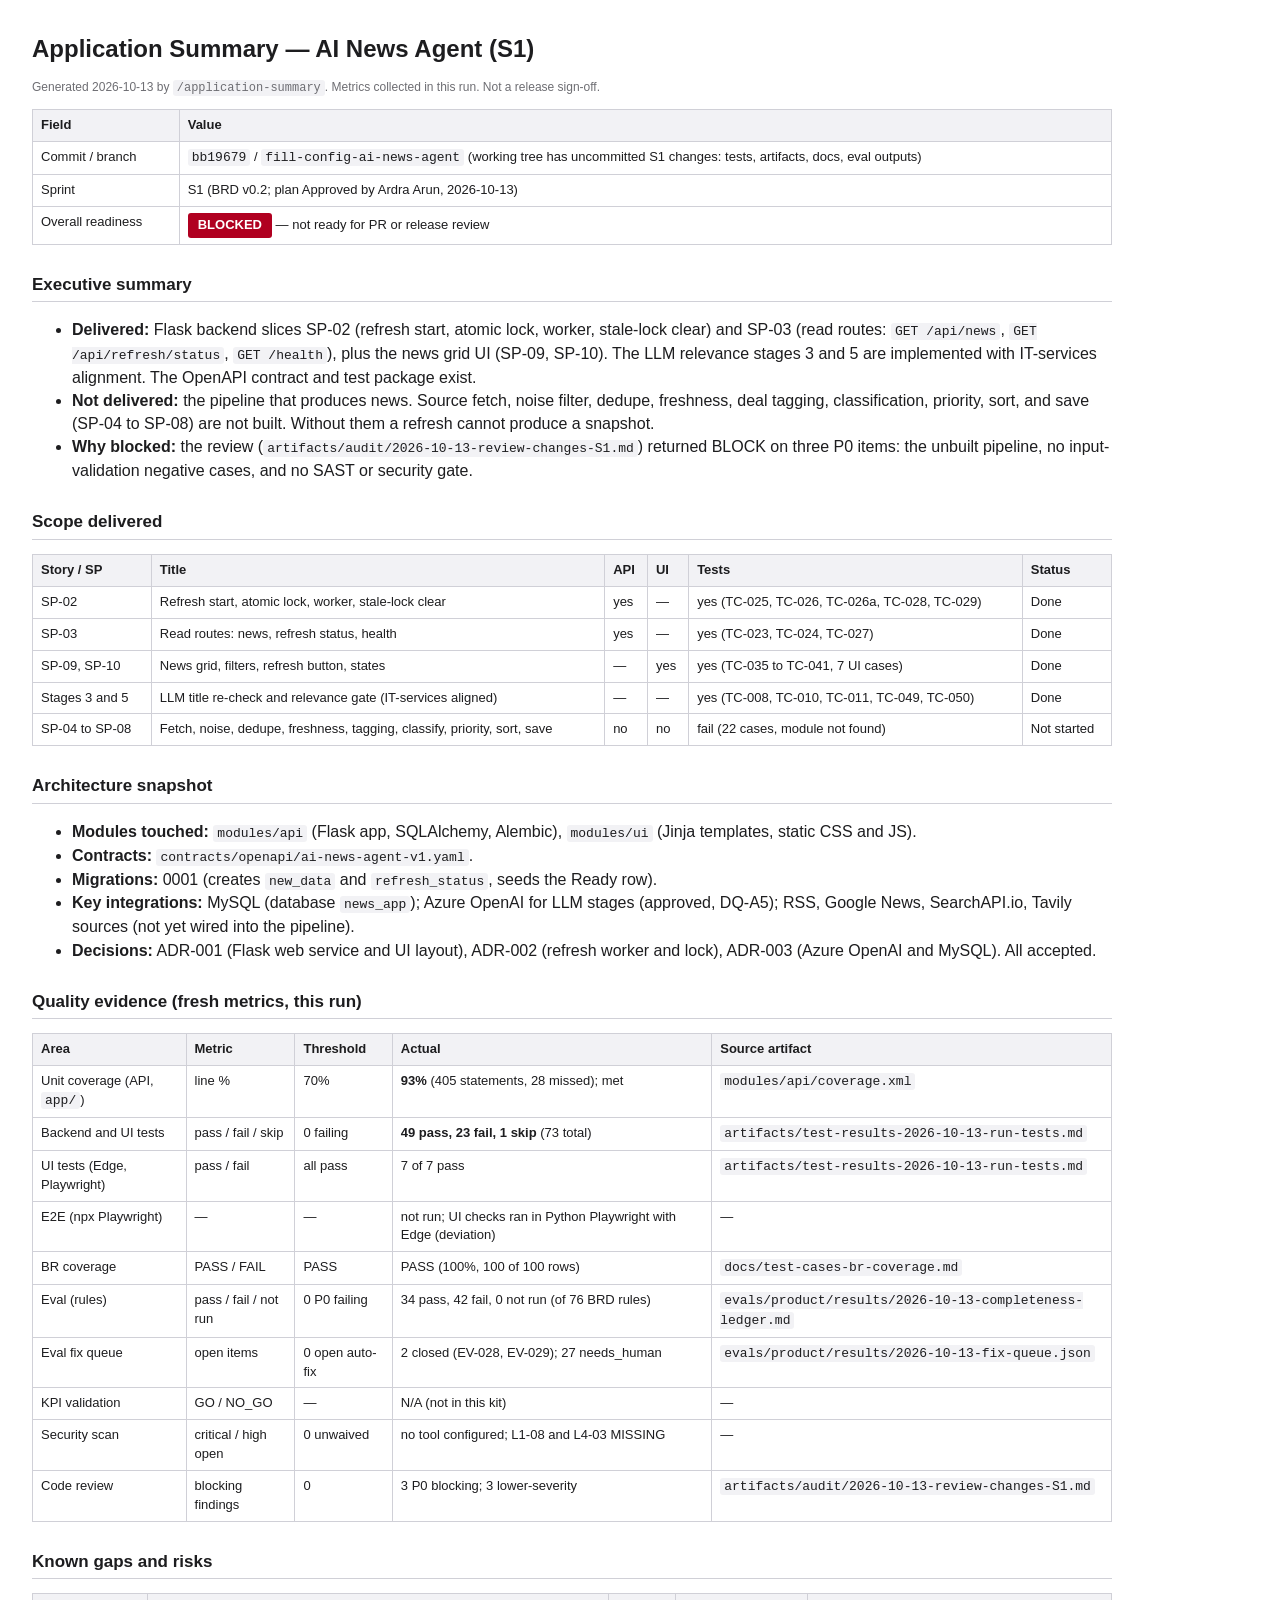
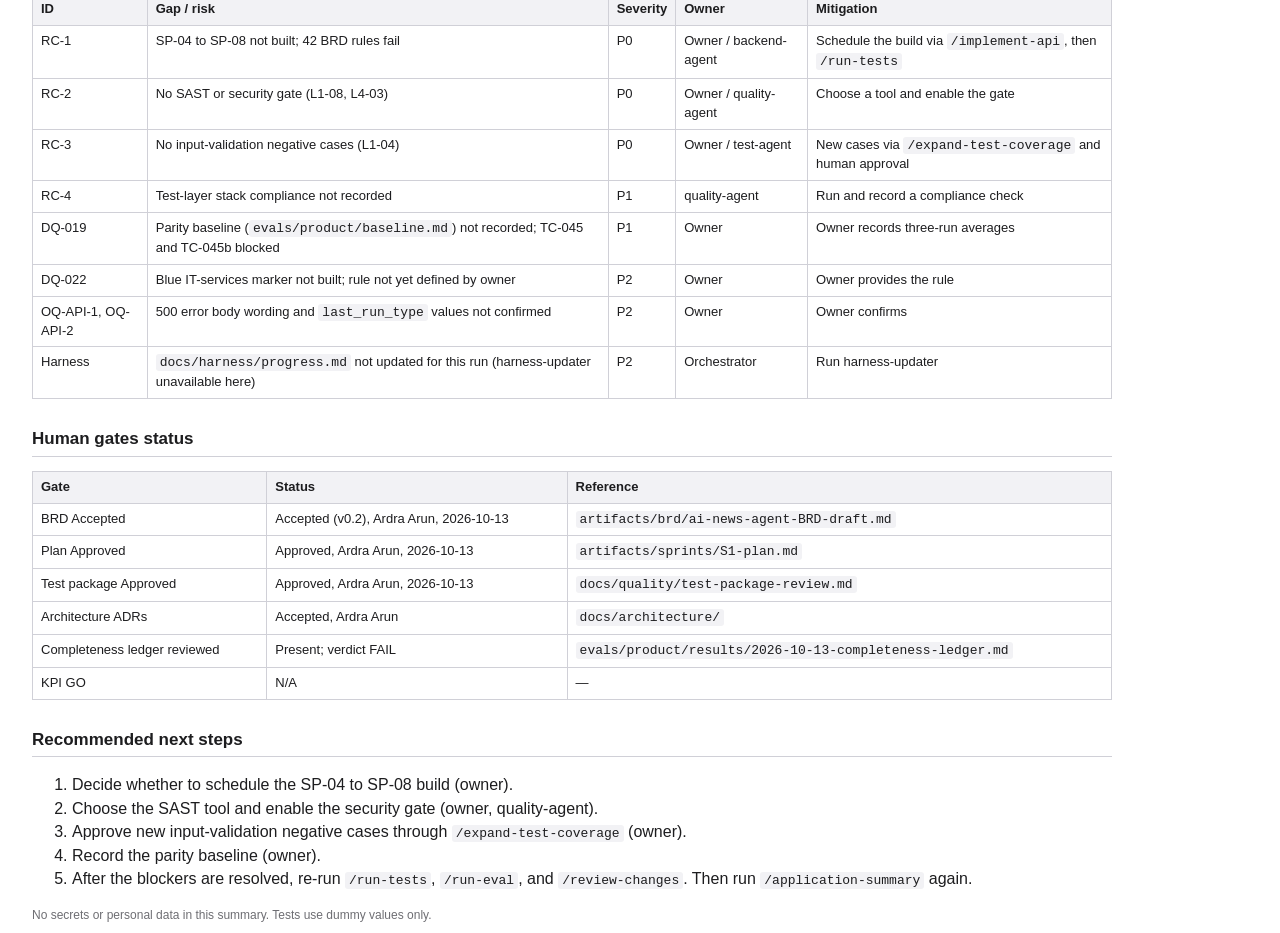
<file: artifacts/application-summary.html>
<!DOCTYPE html>
<html lang="en">
<head>
<meta charset="utf-8">
<title>Application Summary — AI News Agent (S1)</title>
<style>
  body { font-family: Arial, Helvetica, sans-serif; color: #1d1d1f; margin: 32px; line-height: 1.45; max-width: 1080px; }
  h1 { font-size: 24px; margin-bottom: 4px; }
  h2 { font-size: 17px; border-bottom: 1px solid #d0d0d7; padding-bottom: 4px; margin-top: 28px; }
  table { border-collapse: collapse; width: 100%; margin: 8px 0 12px; font-size: 13px; }
  th, td { border: 1px solid #d0d0d7; padding: 6px 8px; text-align: left; vertical-align: top; }
  th { background: #f2f2f5; }
  .block { display: inline-block; background: #b00020; color: #fff; padding: 3px 10px; border-radius: 3px; font-weight: bold; }
  .muted { color: #6e6e73; font-size: 12px; }
  code { background: #f2f2f5; padding: 1px 4px; border-radius: 3px; }
</style>
</head>
<body>

<h1>Application Summary — AI News Agent (S1)</h1>
<p class="muted">Generated 2026-10-13 by <code>/application-summary</code>. Metrics collected in this run. Not a release sign-off.</p>

<table>
  <tr><th>Field</th><th>Value</th></tr>
  <tr><td>Commit / branch</td><td><code>bb19679</code> / <code>fill-config-ai-news-agent</code> (working tree has uncommitted S1 changes: tests, artifacts, docs, eval outputs)</td></tr>
  <tr><td>Sprint</td><td>S1 (BRD v0.2; plan Approved by Ardra Arun, 2026-10-13)</td></tr>
  <tr><td>Overall readiness</td><td><span class="block">BLOCKED</span> — not ready for PR or release review</td></tr>
</table>

<h2>Executive summary</h2>
<ul>
  <li><strong>Delivered:</strong> Flask backend slices SP-02 (refresh start, atomic lock, worker, stale-lock clear) and SP-03 (read routes: <code>GET /api/news</code>, <code>GET /api/refresh/status</code>, <code>GET /health</code>), plus the news grid UI (SP-09, SP-10). The LLM relevance stages 3 and 5 are implemented with IT-services alignment. The OpenAPI contract and test package exist.</li>
  <li><strong>Not delivered:</strong> the pipeline that produces news. Source fetch, noise filter, dedupe, freshness, deal tagging, classification, priority, sort, and save (SP-04 to SP-08) are not built. Without them a refresh cannot produce a snapshot.</li>
  <li><strong>Why blocked:</strong> the review (<code>artifacts/audit/2026-10-13-review-changes-S1.md</code>) returned BLOCK on three P0 items: the unbuilt pipeline, no input-validation negative cases, and no SAST or security gate.</li>
</ul>

<h2>Scope delivered</h2>
<table>
  <tr><th>Story / SP</th><th>Title</th><th>API</th><th>UI</th><th>Tests</th><th>Status</th></tr>
  <tr><td>SP-02</td><td>Refresh start, atomic lock, worker, stale-lock clear</td><td>yes</td><td>—</td><td>yes (TC-025, TC-026, TC-026a, TC-028, TC-029)</td><td>Done</td></tr>
  <tr><td>SP-03</td><td>Read routes: news, refresh status, health</td><td>yes</td><td>—</td><td>yes (TC-023, TC-024, TC-027)</td><td>Done</td></tr>
  <tr><td>SP-09, SP-10</td><td>News grid, filters, refresh button, states</td><td>—</td><td>yes</td><td>yes (TC-035 to TC-041, 7 UI cases)</td><td>Done</td></tr>
  <tr><td>Stages 3 and 5</td><td>LLM title re-check and relevance gate (IT-services aligned)</td><td>—</td><td>—</td><td>yes (TC-008, TC-010, TC-011, TC-049, TC-050)</td><td>Done</td></tr>
  <tr><td>SP-04 to SP-08</td><td>Fetch, noise, dedupe, freshness, tagging, classify, priority, sort, save</td><td>no</td><td>no</td><td>fail (22 cases, module not found)</td><td>Not started</td></tr>
</table>

<h2>Architecture snapshot</h2>
<ul>
  <li><strong>Modules touched:</strong> <code>modules/api</code> (Flask app, SQLAlchemy, Alembic), <code>modules/ui</code> (Jinja templates, static CSS and JS).</li>
  <li><strong>Contracts:</strong> <code>contracts/openapi/ai-news-agent-v1.yaml</code>.</li>
  <li><strong>Migrations:</strong> 0001 (creates <code>new_data</code> and <code>refresh_status</code>, seeds the Ready row).</li>
  <li><strong>Key integrations:</strong> MySQL (database <code>news_app</code>); Azure OpenAI for LLM stages (approved, DQ-A5); RSS, Google News, SearchAPI.io, Tavily sources (not yet wired into the pipeline).</li>
  <li><strong>Decisions:</strong> ADR-001 (Flask web service and UI layout), ADR-002 (refresh worker and lock), ADR-003 (Azure OpenAI and MySQL). All accepted.</li>
</ul>

<h2>Quality evidence (fresh metrics, this run)</h2>
<table>
  <tr><th>Area</th><th>Metric</th><th>Threshold</th><th>Actual</th><th>Source artifact</th></tr>
  <tr><td>Unit coverage (API, <code>app/</code>)</td><td>line %</td><td>70%</td><td><strong>93%</strong> (405 statements, 28 missed); met</td><td><code>modules/api/coverage.xml</code></td></tr>
  <tr><td>Backend and UI tests</td><td>pass / fail / skip</td><td>0 failing</td><td><strong>49 pass, 23 fail, 1 skip</strong> (73 total)</td><td><code>artifacts/test-results-2026-10-13-run-tests.md</code></td></tr>
  <tr><td>UI tests (Edge, Playwright)</td><td>pass / fail</td><td>all pass</td><td>7 of 7 pass</td><td><code>artifacts/test-results-2026-10-13-run-tests.md</code></td></tr>
  <tr><td>E2E (npx Playwright)</td><td>—</td><td>—</td><td>not run; UI checks ran in Python Playwright with Edge (deviation)</td><td>—</td></tr>
  <tr><td>BR coverage</td><td>PASS / FAIL</td><td>PASS</td><td>PASS (100%, 100 of 100 rows)</td><td><code>docs/test-cases-br-coverage.md</code></td></tr>
  <tr><td>Eval (rules)</td><td>pass / fail / not run</td><td>0 P0 failing</td><td>34 pass, 42 fail, 0 not run (of 76 BRD rules)</td><td><code>evals/product/results/2026-10-13-completeness-ledger.md</code></td></tr>
  <tr><td>Eval fix queue</td><td>open items</td><td>0 open auto-fix</td><td>2 closed (EV-028, EV-029); 27 needs_human</td><td><code>evals/product/results/2026-10-13-fix-queue.json</code></td></tr>
  <tr><td>KPI validation</td><td>GO / NO_GO</td><td>—</td><td>N/A (not in this kit)</td><td>—</td></tr>
  <tr><td>Security scan</td><td>critical / high open</td><td>0 unwaived</td><td>no tool configured; L1-08 and L4-03 MISSING</td><td>—</td></tr>
  <tr><td>Code review</td><td>blocking findings</td><td>0</td><td>3 P0 blocking; 3 lower-severity</td><td><code>artifacts/audit/2026-10-13-review-changes-S1.md</code></td></tr>
</table>

<h2>Known gaps and risks</h2>
<table>
  <tr><th>ID</th><th>Gap / risk</th><th>Severity</th><th>Owner</th><th>Mitigation</th></tr>
  <tr><td>RC-1</td><td>SP-04 to SP-08 not built; 42 BRD rules fail</td><td>P0</td><td>Owner / backend-agent</td><td>Schedule the build via <code>/implement-api</code>, then <code>/run-tests</code></td></tr>
  <tr><td>RC-2</td><td>No SAST or security gate (L1-08, L4-03)</td><td>P0</td><td>Owner / quality-agent</td><td>Choose a tool and enable the gate</td></tr>
  <tr><td>RC-3</td><td>No input-validation negative cases (L1-04)</td><td>P0</td><td>Owner / test-agent</td><td>New cases via <code>/expand-test-coverage</code> and human approval</td></tr>
  <tr><td>RC-4</td><td>Test-layer stack compliance not recorded</td><td>P1</td><td>quality-agent</td><td>Run and record a compliance check</td></tr>
  <tr><td>DQ-019</td><td>Parity baseline (<code>evals/product/baseline.md</code>) not recorded; TC-045 and TC-045b blocked</td><td>P1</td><td>Owner</td><td>Owner records three-run averages</td></tr>
  <tr><td>DQ-022</td><td>Blue IT-services marker not built; rule not yet defined by owner</td><td>P2</td><td>Owner</td><td>Owner provides the rule</td></tr>
  <tr><td>OQ-API-1, OQ-API-2</td><td>500 error body wording and <code>last_run_type</code> values not confirmed</td><td>P2</td><td>Owner</td><td>Owner confirms</td></tr>
  <tr><td>Harness</td><td><code>docs/harness/progress.md</code> not updated for this run (harness-updater unavailable here)</td><td>P2</td><td>Orchestrator</td><td>Run harness-updater</td></tr>
</table>

<h2>Human gates status</h2>
<table>
  <tr><th>Gate</th><th>Status</th><th>Reference</th></tr>
  <tr><td>BRD Accepted</td><td>Accepted (v0.2), Ardra Arun, 2026-10-13</td><td><code>artifacts/brd/ai-news-agent-BRD-draft.md</code></td></tr>
  <tr><td>Plan Approved</td><td>Approved, Ardra Arun, 2026-10-13</td><td><code>artifacts/sprints/S1-plan.md</code></td></tr>
  <tr><td>Test package Approved</td><td>Approved, Ardra Arun, 2026-10-13</td><td><code>docs/quality/test-package-review.md</code></td></tr>
  <tr><td>Architecture ADRs</td><td>Accepted, Ardra Arun</td><td><code>docs/architecture/</code></td></tr>
  <tr><td>Completeness ledger reviewed</td><td>Present; verdict FAIL</td><td><code>evals/product/results/2026-10-13-completeness-ledger.md</code></td></tr>
  <tr><td>KPI GO</td><td>N/A</td><td>—</td></tr>
</table>

<h2>Recommended next steps</h2>
<ol>
  <li>Decide whether to schedule the SP-04 to SP-08 build (owner).</li>
  <li>Choose the SAST tool and enable the security gate (owner, quality-agent).</li>
  <li>Approve new input-validation negative cases through <code>/expand-test-coverage</code> (owner).</li>
  <li>Record the parity baseline (owner).</li>
  <li>After the blockers are resolved, re-run <code>/run-tests</code>, <code>/run-eval</code>, and <code>/review-changes</code>. Then run <code>/application-summary</code> again.</li>
</ol>

<p class="muted">No secrets or personal data in this summary. Tests use dummy values only.</p>

</body>
</html>
</file>
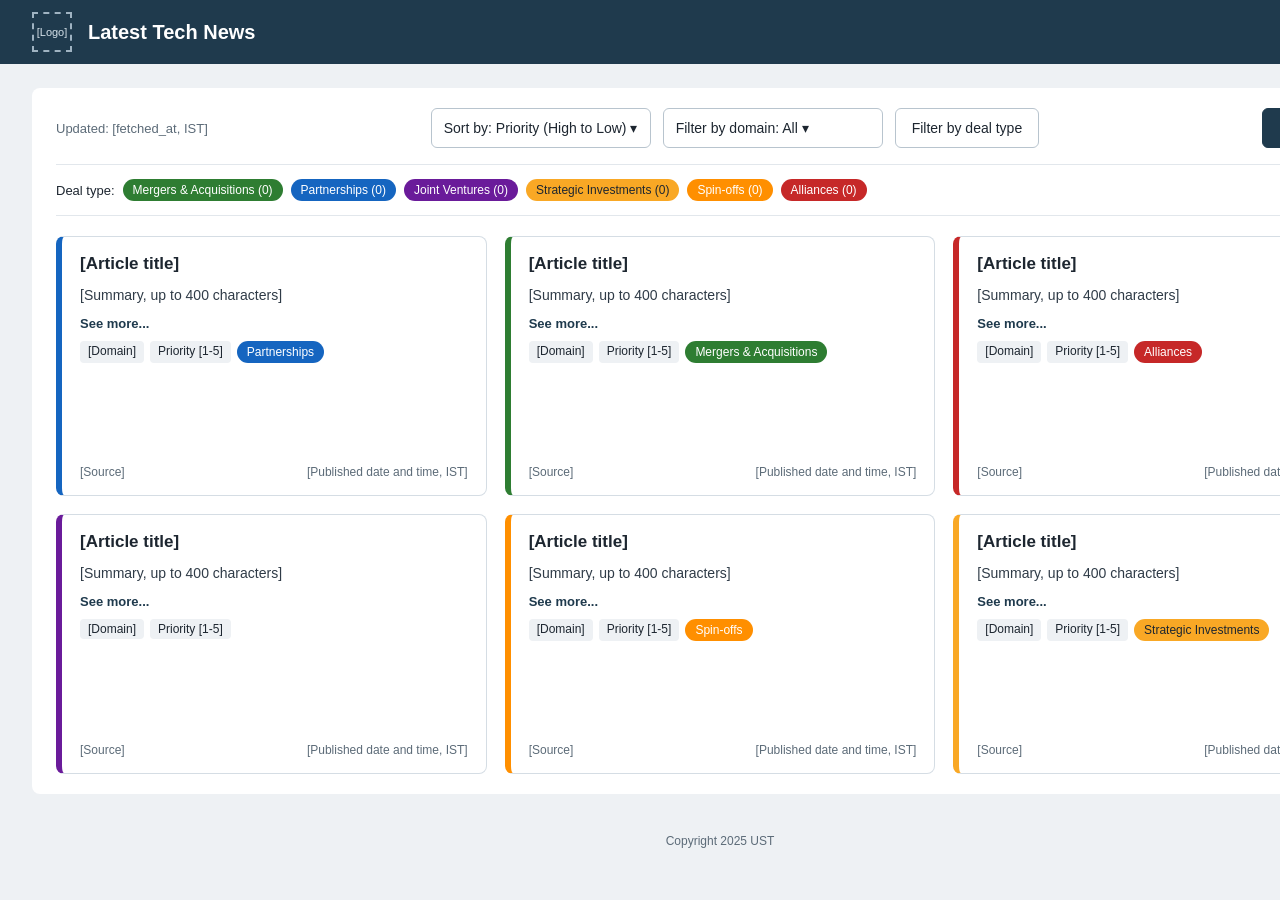
<file: artifacts/design/2026-10-13-news-grid-mockup.html>
<!DOCTYPE html>
<!-- Mockup only. Not production UI code (that is /implement-ui). Copy is from the BRD; article content is [Label] placeholders. -->
<html lang="en">
<head>
<meta charset="utf-8">
<title>News grid mockup (SP-09, SP-10)</title>
<style>
  * { box-sizing: border-box; }
  body { margin: 0; width: 1440px; font-family: "Segoe UI", Arial, sans-serif; background: #eef1f4; color: #1d2630; }
  header { display: flex; align-items: center; gap: 16px; height: 64px; padding: 0 32px; background: #1f3a4d; color: #ffffff; }
  .logo { width: 40px; height: 40px; border: 2px dashed #9fb3c2; display: flex; align-items: center; justify-content: center; font-size: 11px; color: #d6e2ea; }
  header h1 { font-size: 20px; font-weight: 600; margin: 0; }
  main { margin: 24px 32px; background: #ffffff; border-radius: 8px; padding: 20px 24px; }
  .toolbar { display: flex; align-items: center; gap: 12px; flex-wrap: wrap; padding-bottom: 16px; border-bottom: 1px solid #e2e7ec; }
  .control { height: 40px; min-width: 220px; border: 1px solid #b8c4ce; border-radius: 6px; padding: 0 12px; display: flex; align-items: center; justify-content: space-between; font-size: 14px; background: #fff; }
  .button { height: 40px; padding: 0 16px; border: 1px solid #b8c4ce; border-radius: 6px; display: flex; align-items: center; font-size: 14px; background: #fff; }
  .button.primary { background: #1f3a4d; color: #fff; border-color: #1f3a4d; margin-left: auto; }
  .deal-filter { display: flex; gap: 8px; flex-wrap: wrap; padding: 14px 0; border-bottom: 1px solid #e2e7ec; align-items: center; font-size: 13px; }
  .chip { padding: 4px 10px; border-radius: 12px; color: #fff; font-size: 12px; }
  .clear { margin-left: auto; color: #1f3a4d; text-decoration: underline; font-size: 13px; }
  .grid { display: grid; grid-template-columns: repeat(3, 1fr); gap: 18px; margin-top: 20px; }
  .card { border: 1px solid #d5dde4; border-left-width: 6px; border-radius: 8px; padding: 16px 18px; min-height: 260px; display: flex; flex-direction: column; gap: 10px; }
  .card h2 { font-size: 17px; margin: 0; line-height: 1.3; }
  .card p { font-size: 14px; line-height: 1.5; margin: 0; color: #2f3b47; }
  .more { font-size: 13px; color: #1f3a4d; font-weight: 600; text-decoration: none; }
  .updated { font-size: 13px; color: #5c6b78; margin-right: auto; }
  .meta { display: flex; justify-content: space-between; font-size: 12px; color: #5c6b78; margin-top: auto; }
  .tags { display: flex; gap: 6px; flex-wrap: wrap; }
  .tag { font-size: 12px; padding: 3px 8px; border-radius: 4px; background: #eef1f4; color: #1d2630; }
  footer { text-align: center; font-size: 12px; color: #5c6b78; padding: 16px 0 24px; }
</style>
</head>
<body>
<header>
  <div class="logo">[Logo]</div>
  <h1>Latest Tech News</h1>
</header>

<main>
  <div class="toolbar">
    <div class="updated">Updated: [fetched_at, IST]</div>
    <div class="control">Sort by: Priority (High to Low) &#9662;</div>
    <div class="control">Filter by domain: All &#9662;</div>
    <div class="button">Filter by deal type</div>
    <div class="button primary">Refresh News</div>
  </div>

  <div class="deal-filter">
    <span>Deal type:</span>
    <span class="chip" style="background:#2e7d32">Mergers &amp; Acquisitions (0)</span>
    <span class="chip" style="background:#1565c0">Partnerships (0)</span>
    <span class="chip" style="background:#6a1b9a">Joint Ventures (0)</span>
    <span class="chip" style="background:#f9a825;color:#1d2630">Strategic Investments (0)</span>
    <span class="chip" style="background:#ff8f00">Spin-offs (0)</span>
    <span class="chip" style="background:#c62828">Alliances (0)</span>
    <span class="clear">Clear filter</span>
  </div>

  <div class="grid">
    <div class="card" style="border-left-color:#1565c0">
      <h2>[Article title]</h2>
      <p>[Summary, up to 400 characters]</p>
      <a class="more">See more...</a>
      <div class="tags"><span class="tag">[Domain]</span><span class="tag">Priority [1-5]</span><span class="chip" style="background:#1565c0">Partnerships</span></div>
      <div class="meta"><span>[Source]</span><span>[Published date and time, IST]</span></div>
    </div>
    <div class="card" style="border-left-color:#2e7d32">
      <h2>[Article title]</h2>
      <p>[Summary, up to 400 characters]</p>
      <a class="more">See more...</a>
      <div class="tags"><span class="tag">[Domain]</span><span class="tag">Priority [1-5]</span><span class="chip" style="background:#2e7d32">Mergers &amp; Acquisitions</span></div>
      <div class="meta"><span>[Source]</span><span>[Published date and time, IST]</span></div>
    </div>
    <div class="card" style="border-left-color:#c62828">
      <h2>[Article title]</h2>
      <p>[Summary, up to 400 characters]</p>
      <a class="more">See more...</a>
      <div class="tags"><span class="tag">[Domain]</span><span class="tag">Priority [1-5]</span><span class="chip" style="background:#c62828">Alliances</span></div>
      <div class="meta"><span>[Source]</span><span>[Published date and time, IST]</span></div>
    </div>
    <div class="card" style="border-left-color:#6a1b9a">
      <h2>[Article title]</h2>
      <p>[Summary, up to 400 characters]</p>
      <a class="more">See more...</a>
      <div class="tags"><span class="tag">[Domain]</span><span class="tag">Priority [1-5]</span></div>
      <div class="meta"><span>[Source]</span><span>[Published date and time, IST]</span></div>
    </div>
    <div class="card" style="border-left-color:#ff8f00">
      <h2>[Article title]</h2>
      <p>[Summary, up to 400 characters]</p>
      <a class="more">See more...</a>
      <div class="tags"><span class="tag">[Domain]</span><span class="tag">Priority [1-5]</span><span class="chip" style="background:#ff8f00">Spin-offs</span></div>
      <div class="meta"><span>[Source]</span><span>[Published date and time, IST]</span></div>
    </div>
    <div class="card" style="border-left-color:#f9a825">
      <h2>[Article title]</h2>
      <p>[Summary, up to 400 characters]</p>
      <a class="more">See more...</a>
      <div class="tags"><span class="tag">[Domain]</span><span class="tag">Priority [1-5]</span><span class="chip" style="background:#f9a825;color:#1d2630">Strategic Investments</span></div>
      <div class="meta"><span>[Source]</span><span>[Published date and time, IST]</span></div>
    </div>
  </div>
</main>

<footer>Copyright 2025 UST</footer>
</body>
</html>
</file>
